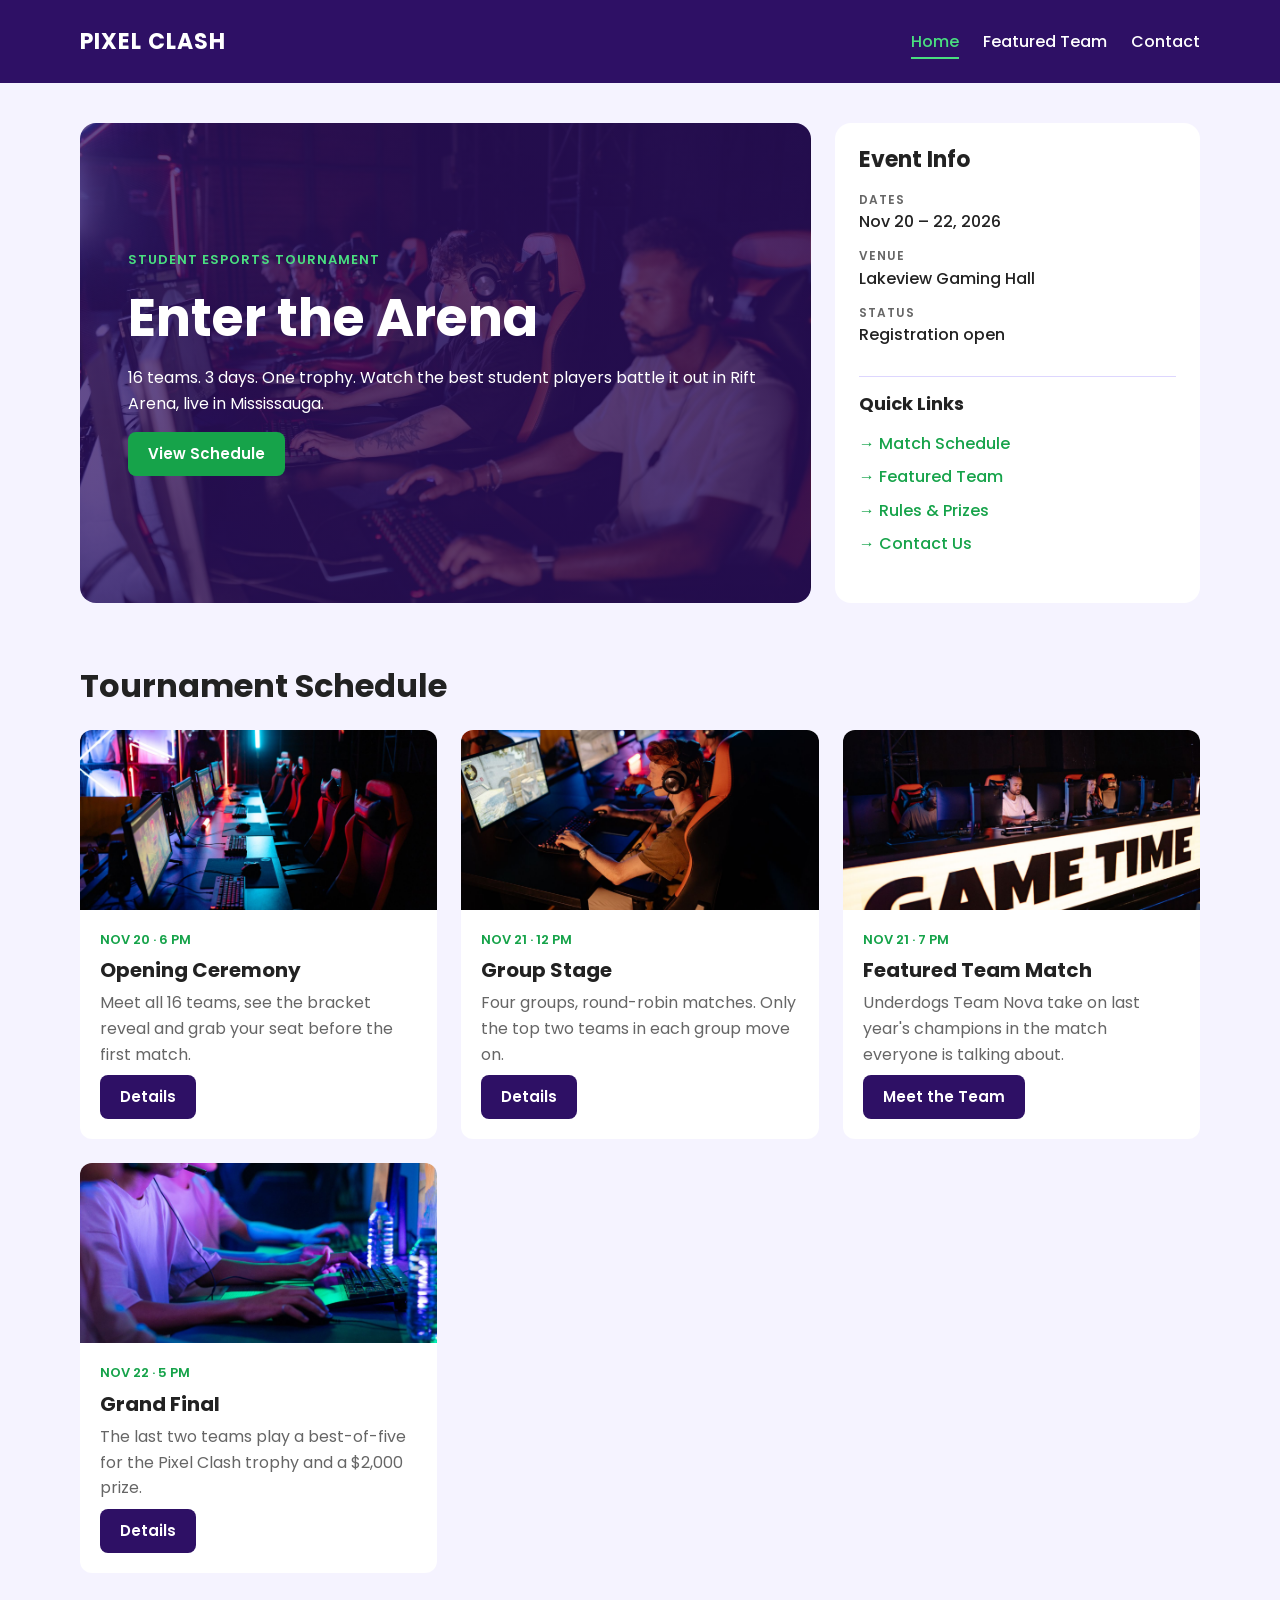
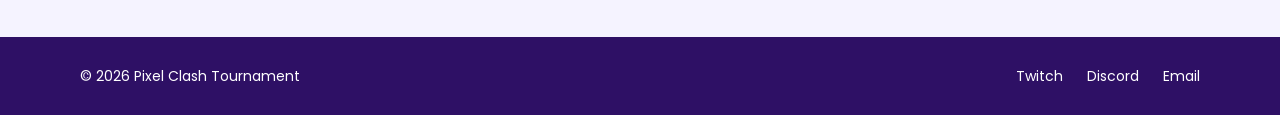
<file: index.html>
<!DOCTYPE html>
<html lang="en">
<head>
  <meta charset="UTF-8">
  <meta name="viewport" content="width=device-width, initial-scale=1.0">
  <title>Pixel Clash 2026 | Student Esports Tournament</title>
  <link rel="preconnect" href="https://fonts.googleapis.com">
  <link rel="preconnect" href="https://fonts.gstatic.com" crossorigin>
  <link href="https://fonts.googleapis.com/css2?family=Poppins:wght@400;500;600;700&display=swap" rel="stylesheet">
  <link rel="stylesheet" href="css/style.css">
</head>
<body>

  <header class="site-header">
    <a href="index.html" class="logo">PIXEL CLASH</a>
    <nav>
      <ul class="nav-links">
        <li><a href="index.html" class="active">Home</a></li>
        <li><a href="detail.html">Featured Team</a></li>
        <li><a href="#contact">Contact</a></li>
      </ul>
    </nav>
  </header>

  <main>

    <section class="hero-grid">

      <div class="spotlight">
        <p class="eyebrow">Student Esports Tournament</p>
        <h1>Enter the Arena</h1>
        <p class="subtitle">16 teams. 3 days. One trophy. Watch the best student players battle it out in Rift Arena, live in Mississauga.</p>
        <a href="#schedule" class="btn btn-green">View Schedule</a>
      </div>

      <aside class="hero-info">
        <h2>Event Info</h2>
        <dl class="info-list">
          <dt>Dates</dt>
          <dd>Nov 20 &ndash; 22, 2026</dd>
          <dt>Venue</dt>
          <dd>Lakeview Gaming Hall</dd>
          <dt>Status</dt>
          <dd>Registration open</dd>
        </dl>
        <h3>Quick Links</h3>
        <ul class="quick-links">
          <li><a href="#schedule">&rarr; Match Schedule</a></li>
          <li><a href="detail.html">&rarr; Featured Team</a></li>
          <li><a href="#schedule">&rarr; Rules &amp; Prizes</a></li>
          <li><a href="#contact">&rarr; Contact Us</a></li>
        </ul>
      </aside>

    </section>

    <section class="schedule" id="schedule">
      <h2 class="section-title">Tournament Schedule</h2>

      <div class="cards-gallery">

        <article class="card">
          <img src="images/opening-ceremony.jpg" alt="Rows of gaming PCs with glowing lights in an esports arena">
          <div class="card-body">
            <p class="card-date">Nov 20 &middot; 6 PM</p>
            <h3>Opening Ceremony</h3>
            <p>Meet all 16 teams, see the bracket reveal and grab your seat before the first match.</p>
            <a href="#schedule" class="btn btn-purple">Details</a>
          </div>
        </article>

        <article class="card">
          <img src="images/group-stage.jpg" alt="Players focused on their screens during a competitive match">
          <div class="card-body">
            <p class="card-date">Nov 21 &middot; 12 PM</p>
            <h3>Group Stage</h3>
            <p>Four groups, round-robin matches. Only the top two teams in each group move on.</p>
            <a href="#schedule" class="btn btn-purple">Details</a>
          </div>
        </article>

        <article class="card">
          <img src="images/featured-match.jpg" alt="A team of gamers competing together in a tournament">
          <div class="card-body">
            <p class="card-date">Nov 21 &middot; 7 PM</p>
            <h3>Featured Team Match</h3>
            <p>Underdogs Team Nova take on last year's champions in the match everyone is talking about.</p>
            <a href="detail.html" class="btn btn-purple">Meet the Team</a>
          </div>
        </article>

        <article class="card">
          <img src="images/grand-final.jpg" alt="Gamers competing on stage at the tournament final">
          <div class="card-body">
            <p class="card-date">Nov 22 &middot; 5 PM</p>
            <h3>Grand Final</h3>
            <p>The last two teams play a best-of-five for the Pixel Clash trophy and a $2,000 prize.</p>
            <a href="#schedule" class="btn btn-purple">Details</a>
          </div>
        </article>

      </div>
    </section>

  </main>

  <footer class="site-footer" id="contact">
    <p>&copy; 2026 Pixel Clash Tournament</p>
    <ul class="social-links">
      <li><a href="#">Twitch</a></li>
      <li><a href="#">Discord</a></li>
      <li><a href="mailto:info@pixelclash.ca">Email</a></li>
    </ul>
  </footer>

</body>
</html>
</file>
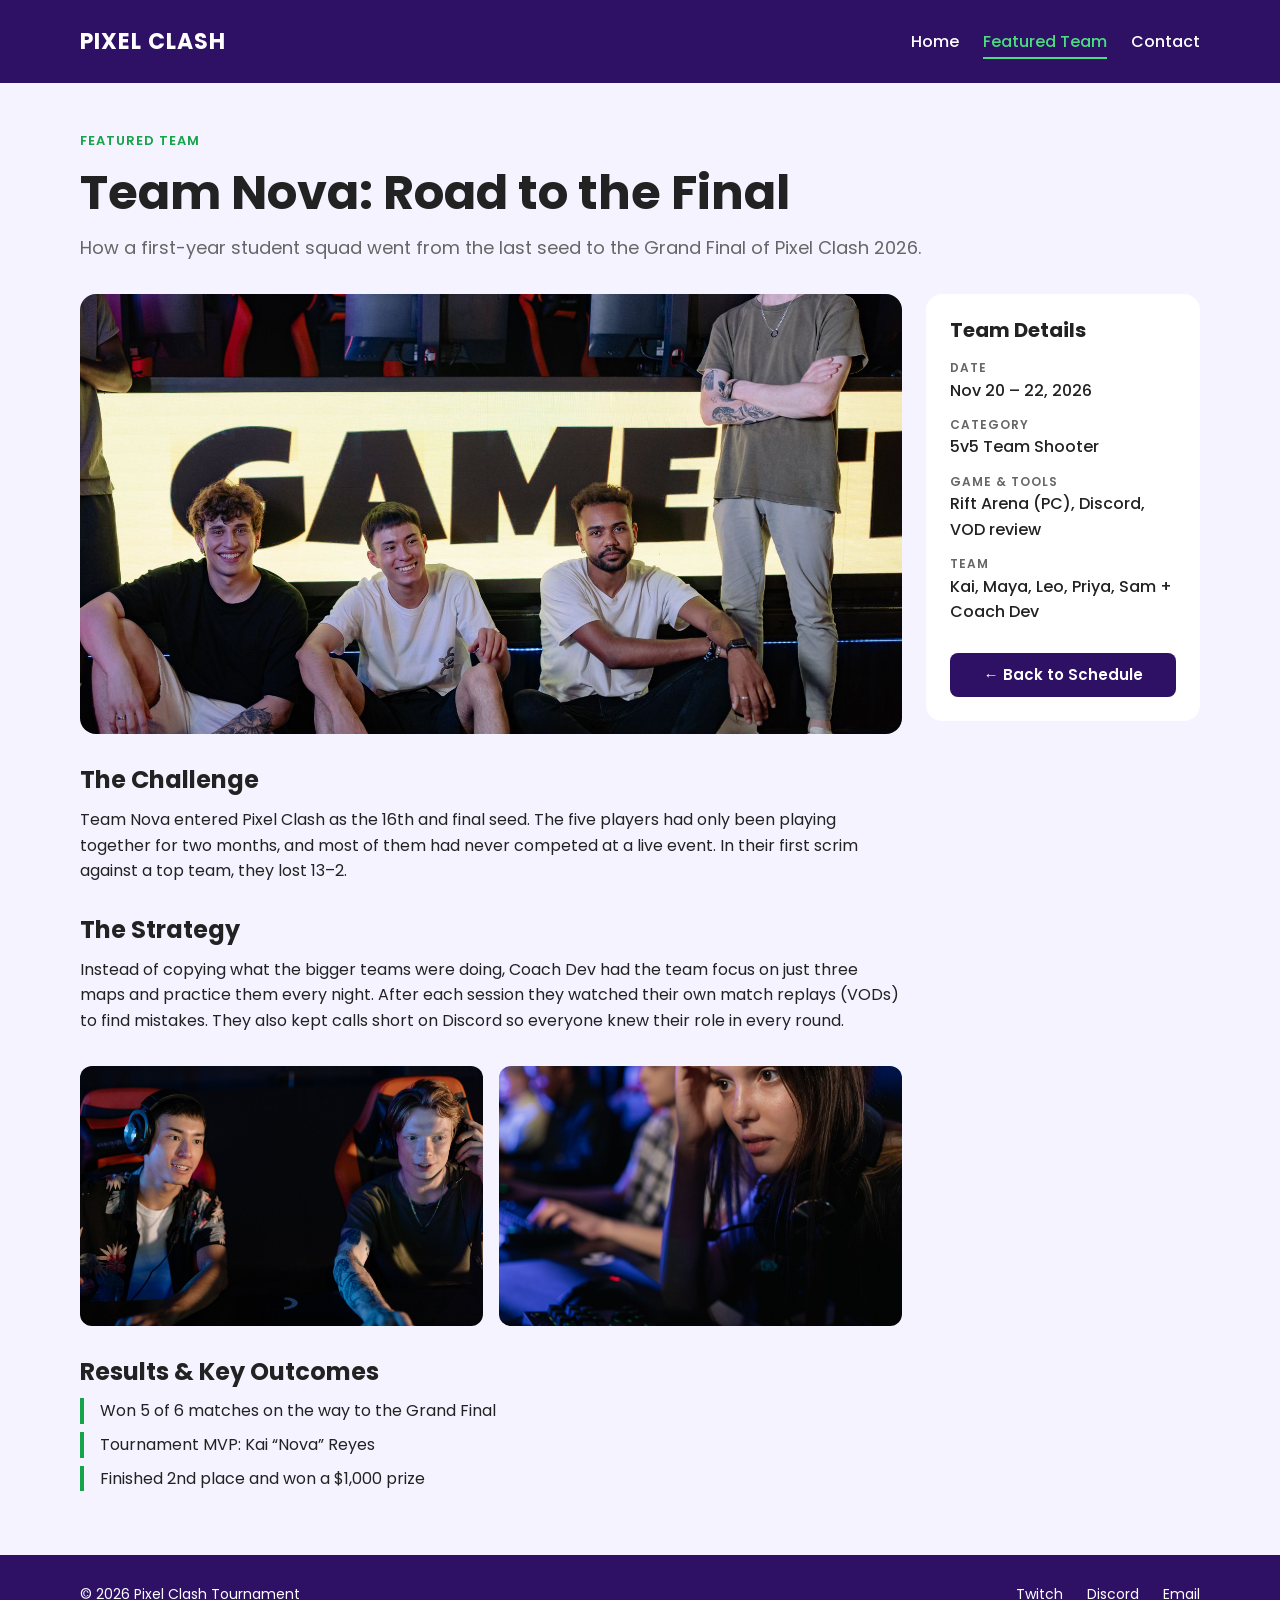
<file: detail.html>
<!DOCTYPE html>
<html lang="en">
<head>
  <meta charset="UTF-8">
  <meta name="viewport" content="width=device-width, initial-scale=1.0">
  <title>Team Nova: Road to the Final | Pixel Clash 2026</title>
  <link rel="preconnect" href="https://fonts.googleapis.com">
  <link rel="preconnect" href="https://fonts.gstatic.com" crossorigin>
  <link href="https://fonts.googleapis.com/css2?family=Poppins:wght@400;500;600;700&display=swap" rel="stylesheet">
  <link rel="stylesheet" href="css/style.css">
</head>
<body>

  <header class="site-header">
    <a href="index.html" class="logo">PIXEL CLASH</a>
    <nav>
      <ul class="nav-links">
        <li><a href="index.html">Home</a></li>
        <li><a href="detail.html" class="active">Featured Team</a></li>
        <li><a href="#contact">Contact</a></li>
      </ul>
    </nav>
  </header>

  <main class="detail-layout">

    <section class="detail-hero">
      <p class="eyebrow">Featured Team</p>
      <h1>Team Nova: Road to the Final</h1>
      <p class="lead-text">How a first-year student squad went from the last seed to the Grand Final of Pixel Clash 2026.</p>
    </section>

    <section class="content-grid">

      <article class="article-body">
        <img src="images/team-nova.jpg" alt="Team Nova posing together in the esports arena" class="main-img">

        <h2>The Challenge</h2>
        <p>Team Nova entered Pixel Clash as the 16th and final seed. The five players had only been playing together for two months, and most of them had never competed at a live event. In their first scrim against a top team, they lost 13&ndash;2.</p>

        <h2>The Strategy</h2>
        <p>Instead of copying what the bigger teams were doing, Coach Dev had the team focus on just three maps and practice them every night. After each session they watched their own match replays (VODs) to find mistakes. They also kept calls short on Discord so everyone knew their role in every round.</p>

        <div class="photo-row">
          <img src="images/match-photo-1.jpg" alt="Two Team Nova players focused during a match">
          <img src="images/match-photo-2.jpg" alt="A Team Nova player concentrating at her gaming station">
        </div>

        <h2>Results &amp; Key Outcomes</h2>
        <ul class="results-list">
          <li>Won 5 of 6 matches on the way to the Grand Final</li>
          <li>Tournament MVP: Kai &ldquo;Nova&rdquo; Reyes</li>
          <li>Finished 2nd place and won a $1,000 prize</li>
        </ul>
      </article>

      <aside class="sidebar">
        <h2>Team Details</h2>
        <dl class="info-list">
          <dt>Date</dt>
          <dd>Nov 20 &ndash; 22, 2026</dd>
          <dt>Category</dt>
          <dd>5v5 Team Shooter</dd>
          <dt>Game &amp; Tools</dt>
          <dd>Rift Arena (PC), Discord, VOD review</dd>
          <dt>Team</dt>
          <dd>Kai, Maya, Leo, Priya, Sam + Coach Dev</dd>
        </dl>
        <a href="index.html#schedule" class="btn btn-purple">&larr; Back to Schedule</a>
      </aside>

    </section>

  </main>

  <footer class="site-footer" id="contact">
    <p>&copy; 2026 Pixel Clash Tournament</p>
    <ul class="social-links">
      <li><a href="#">Twitch</a></li>
      <li><a href="#">Discord</a></li>
      <li><a href="mailto:info@pixelclash.ca">Email</a></li>
    </ul>
  </footer>

</body>
</html>
</file>
<file: css/style.css>
* {
  margin: 0;
  padding: 0;
  box-sizing: border-box;
}

body {
  font-family: "Poppins", Arial, sans-serif;
  font-size: 16px;
  line-height: 1.6;
  color: #222222;
  background-color: #F5F3FF;
}

img {
  display: block;
  max-width: 100%;
}

ul {
  list-style: none;
}

a {
  color: inherit;
  text-decoration: none;
}

h1,
h2,
h3 {
  line-height: 1.2;
}

.btn {
  display: inline-block;
  padding: 10px 20px;
  border-radius: 8px;
  font-weight: 600;
  font-size: 15px;
  color: #FFFFFF;
  text-align: center;
}

.btn-green {
  background-color: #16A34A;
}

.btn-green:hover {
  background-color: #15803D;
}

.btn-purple {
  background-color: #2E1065;
}

.btn-purple:hover {
  background-color: #5B21B6;
}

.eyebrow {
  font-size: 13px;
  font-weight: 600;
  text-transform: uppercase;
  letter-spacing: 1px;
  color: #16A34A;
}

.site-header {
  display: flex;
  flex-direction: column;
  gap: 12px;
  padding: 20px 16px;
  background-color: #2E1065;
  color: #FFFFFF;
}

.logo {
  font-size: 22px;
  font-weight: 700;
  letter-spacing: 1px;
}

.nav-links {
  display: flex;
  gap: 24px;
}

.nav-links a {
  font-weight: 500;
  padding-bottom: 4px;
}

.nav-links a:hover,
.nav-links a.active {
  color: #4ADE80;
  border-bottom: 2px solid #4ADE80;
}

.hero-grid {
  display: grid;
  grid-template-columns: 1fr;
  gap: 24px;
  padding: 24px 16px;
}

.spotlight {
  display: flex;
  flex-direction: column;
  justify-content: center;
  align-items: flex-start;
  gap: 16px;
  min-height: 400px;
  padding: 32px 24px;
  border-radius: 16px;
  color: #FFFFFF;
  background-image: linear-gradient(rgba(46, 16, 101, 0.75), rgba(46, 16, 101, 0.75)), url("../images/hero-tournament.jpg");
  background-size: cover;
  background-position: center;
}

.spotlight .eyebrow {
  color: #4ADE80;
}

.spotlight h1 {
  font-size: 36px;
}

.hero-info {
  display: flex;
  flex-direction: column;
  gap: 16px;
  padding: 24px;
  border-radius: 16px;
  background-color: #FFFFFF;
}

.hero-info h2 {
  font-size: 22px;
}

.hero-info h3 {
  font-size: 18px;
  padding-top: 16px;
  border-top: 1px solid #DDD6FE;
}

.info-list dt {
  font-size: 12px;
  font-weight: 600;
  text-transform: uppercase;
  letter-spacing: 1px;
  color: #666666;
}

.info-list dd {
  font-weight: 500;
  margin-bottom: 12px;
}

.quick-links {
  display: flex;
  flex-direction: column;
  gap: 8px;
}

.quick-links a {
  color: #16A34A;
  font-weight: 500;
}

.quick-links a:hover {
  color: #2E1065;
}

.schedule {
  padding: 24px 16px 48px;
}

.section-title {
  font-size: 26px;
  margin-bottom: 24px;
}

.cards-gallery {
  display: grid;
  grid-template-columns: repeat(auto-fit, minmax(280px, 1fr));
  gap: 24px;
}

.card {
  display: flex;
  flex-direction: column;
  border-radius: 12px;
  overflow: hidden;
  background-color: #FFFFFF;
}

.card img {
  width: 100%;
  height: 180px;
  object-fit: cover;
}

.card-body {
  display: flex;
  flex-direction: column;
  flex-grow: 1;
  gap: 8px;
  padding: 20px;
}

.card .card-date {
  font-size: 13px;
  font-weight: 600;
  text-transform: uppercase;
  color: #16A34A;
}

.card h3 {
  font-size: 20px;
}

.card p {
  color: #666666;
}

.card .btn {
  margin-top: auto;
  align-self: flex-start;
}

.detail-hero {
  display: flex;
  flex-direction: column;
  gap: 12px;
  padding: 32px 16px 24px;
}

.detail-hero h1 {
  font-size: 30px;
}

.lead-text {
  font-size: 18px;
  color: #666666;
}

.content-grid {
  display: grid;
  grid-template-columns: 1fr;
  gap: 24px;
  padding: 0 16px 48px;
}

.article-body h2 {
  font-size: 24px;
  margin: 32px 0 12px;
}

.main-img {
  width: 100%;
  height: 260px;
  object-fit: cover;
  border-radius: 16px;
}

.photo-row {
  display: flex;
  gap: 16px;
  margin-top: 32px;
}

.photo-row img {
  width: 50%;
  height: 160px;
  object-fit: cover;
  border-radius: 12px;
}

.results-list {
  display: flex;
  flex-direction: column;
  gap: 8px;
}

.results-list li {
  padding-left: 16px;
  border-left: 4px solid #16A34A;
}

.sidebar {
  display: flex;
  flex-direction: column;
  gap: 16px;
  align-self: start;
  padding: 24px;
  border-radius: 16px;
  background-color: #FFFFFF;
}

.sidebar h2 {
  font-size: 20px;
}

.site-footer {
  display: flex;
  flex-direction: column;
  align-items: center;
  gap: 12px;
  padding: 32px 16px;
  background-color: #2E1065;
  color: #FFFFFF;
  font-size: 14px;
}

.social-links {
  display: flex;
  gap: 24px;
}

.social-links a:hover {
  color: #4ADE80;
}

@media (min-width: 768px) {

  .site-header {
    flex-direction: row;
    justify-content: space-between;
    align-items: center;
    padding: 24px 80px;
  }

  .hero-grid {
    grid-template-columns: 2fr 1fr;
    padding: 40px 80px;
  }

  .spotlight {
    min-height: 480px;
    padding: 48px;
  }

  .spotlight h1 {
    font-size: 52px;
  }

  .schedule {
    padding: 24px 80px 64px;
  }

  .section-title {
    font-size: 32px;
  }

  .detail-hero {
    padding: 48px 80px 32px;
  }

  .detail-hero h1 {
    font-size: 48px;
  }

  .content-grid {
    grid-template-columns: 3fr 1fr;
    padding: 0 80px 64px;
  }

  .main-img {
    height: 440px;
  }

  .photo-row img {
    height: 260px;
  }

  .site-footer {
    flex-direction: row;
    justify-content: space-between;
    padding: 28px 80px;
  }
}
</file>
